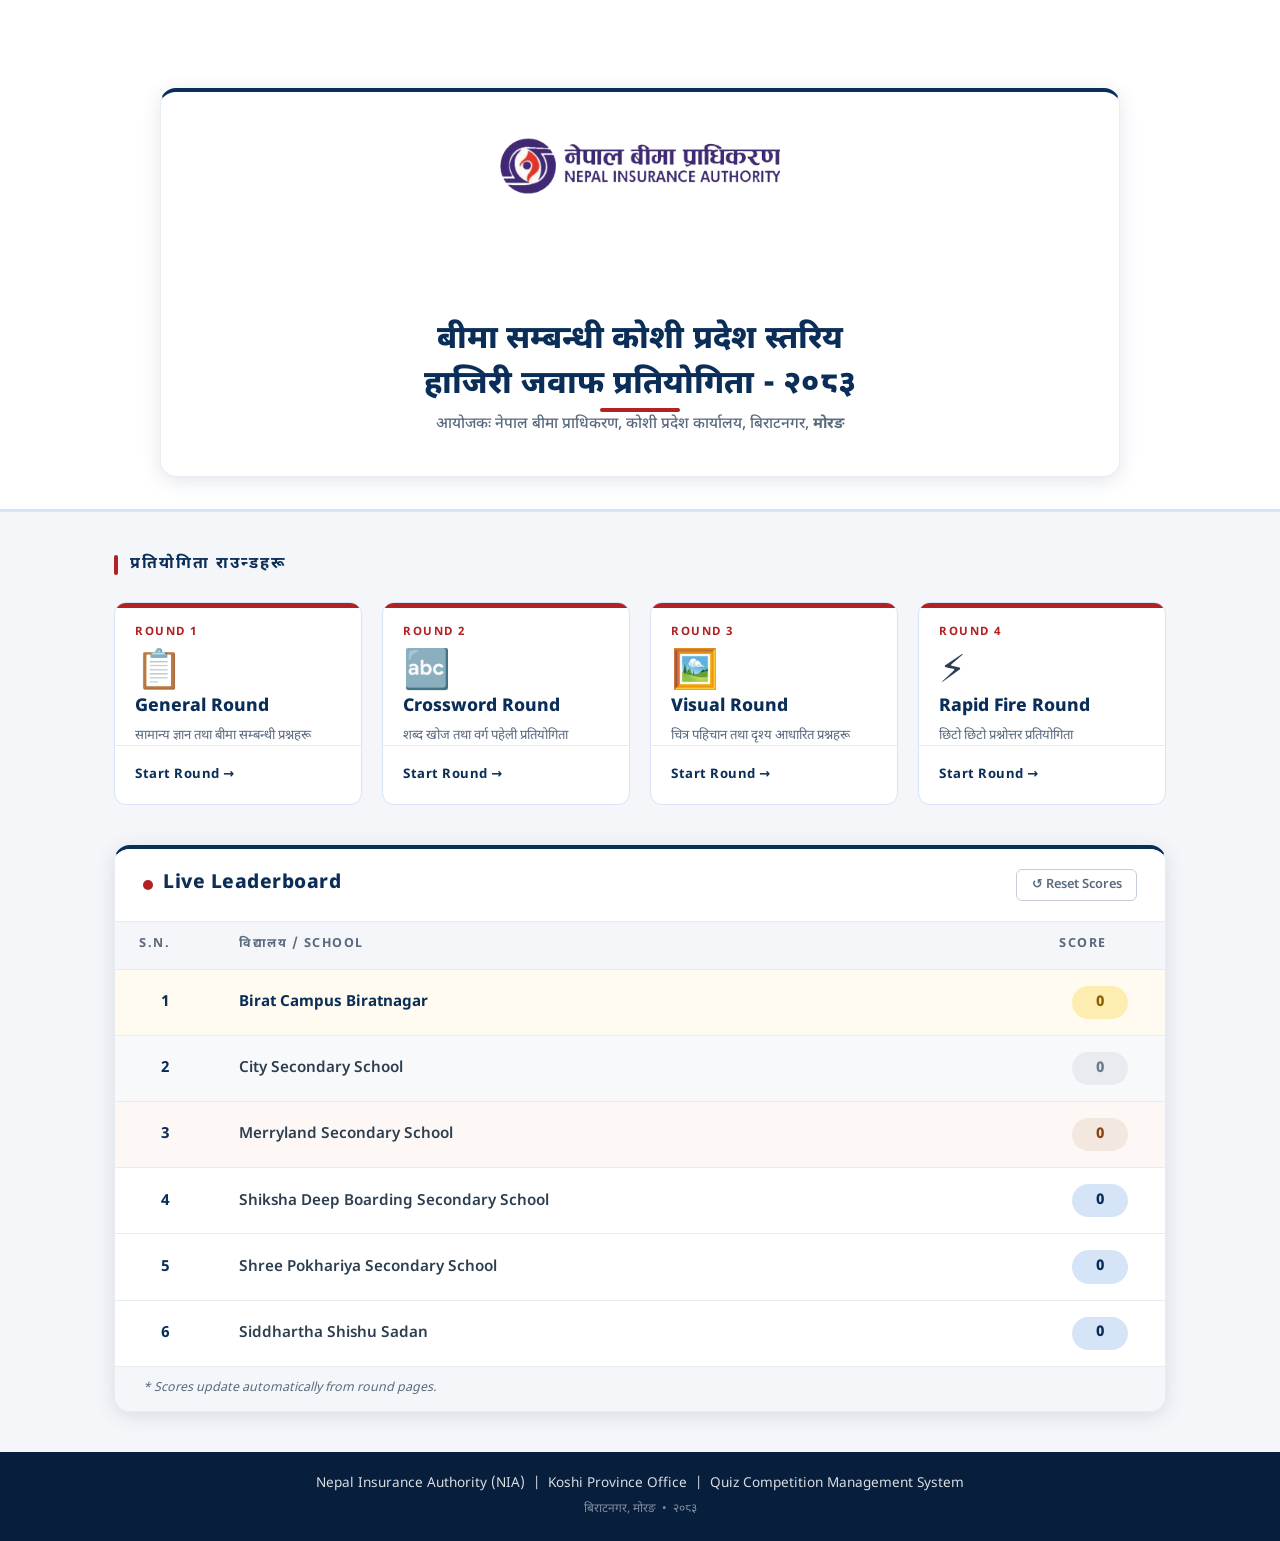
<file: index.html>
<!DOCTYPE html>
<html lang="ne">
<head>
  <meta charset="UTF-8" />
  <meta name="viewport" content="width=device-width, initial-scale=1.0" />
  <title>बीमा सम्बन्धी कोशी प्रदेश स्तरिय हाजिरी जवाफ प्रतियोगिता - २०८३</title>
  <link rel="icon" type="image/png" href="./nia.png" />
  <link rel="preconnect" href="https://fonts.googleapis.com">
  <link rel="preconnect" href="https://fonts.gstatic.com" crossorigin>
  <link href="https://fonts.googleapis.com/css2?family=Noto+Sans+Devanagari:wght@400;600;700;900&display=swap" rel="stylesheet">
  <link rel="stylesheet" href="css/dashboard.css" />
</head>
<body>

  <!-- ═══════════════════════════════════════════
       HEADER / HERO BANNER
  ═══════════════════════════════════════════ -->
  <header class="hero-banner">
    <div class="hero-inner">
      <div class="hero-logo-wrap">
        <img
          src="./nia.png"
          alt="Nepal Insurance Authority Logo"
          class="hero-logo"
          onerror="this.style.display='none'; document.getElementById('logo-fallback').style.display='flex';"
        />
        <div id="logo-fallback" class="logo-fallback" style="display:none;">
          <span>NIA</span>
        </div>
      </div>

      <div class="hero-text">
       
        <h1 class="hero-title">बीमा सम्बन्धी कोशी प्रदेश स्तरिय<br />हाजिरी जवाफ प्रतियोगिता - २०८३</h1>
        <div class="hero-divider"></div>
        <p class="hero-organizer">
          आयोजकः नेपाल बीमा प्राधिकरण, कोशी प्रदेश कार्यालय, बिराटनगर, <b>मोरङ</b>
        </p>
      </div>
    </div>
  </header>

  <main class="main-content">

    <!-- ═══════════════════════════════════════════
         ROUND NAVIGATION
    ═══════════════════════════════════════════ -->
    <section class="section rounds-section">
      <h2 class="section-title">
        <span class="section-title-bar"></span>
        प्रतियोगिता राउन्डहरू
      </h2>

      <div class="rounds-grid">

        <a href="pages/round1.html" class="round-card" aria-label="Round 1 – General Round">
          <div class="round-card-accent"></div>
          <div class="round-number">Round 1</div>
          <div class="round-icon">📋</div>
          <h3 class="round-name">General Round</h3>
          <p class="round-desc">सामान्य ज्ञान तथा बीमा सम्बन्धी प्रश्नहरू</p>
          <div class="round-footer">
            <span class="round-link">Start Round →</span>
          </div>
        </a>

        <a href="pages/crossword.html" class="round-card" aria-label="Round 2 – Crossword Round">
          <div class="round-card-accent"></div>
          <div class="round-number">Round 2</div>
          <div class="round-icon">🔤</div>
          <h3 class="round-name">Crossword Round</h3>
          <p class="round-desc">शब्द खोज तथा वर्ग पहेली प्रतियोगिता</p>
          <div class="round-footer">
            <span class="round-link">Start Round →</span>
          </div>
        </a>

        <a href="pages/visual.html" class="round-card" aria-label="Round 3 – Visual Round">
          <div class="round-card-accent"></div>
          <div class="round-number">Round 3</div>
          <div class="round-icon">🖼️</div>
          <h3 class="round-name">Visual Round</h3>
          <p class="round-desc">चित्र पहिचान तथा दृश्य आधारित प्रश्नहरू</p>
          <div class="round-footer">
            <span class="round-link">Start Round →</span>
          </div>
        </a>

        <a href="pages/rapidfire.html" class="round-card" aria-label="Round 4 – Rapid Fire Round">
          <div class="round-card-accent"></div>
          <div class="round-number">Round 4</div>
          <div class="round-icon">⚡</div>
          <h3 class="round-name">Rapid Fire Round</h3>
          <p class="round-desc">छिटो छिटो प्रश्नोत्तर प्रतियोगिता</p>
          <div class="round-footer">
            <span class="round-link">Start Round →</span>
          </div>
        </a>

      </div>
    </section>

    <!-- ═══════════════════════════════════════════
         LIVE LEADERBOARD
    ═══════════════════════════════════════════ -->
    <section class="section leaderboard-section">
      <div class="leaderboard-card">

        <div class="leaderboard-header">
          <div class="leaderboard-title-wrap">
            <span class="live-dot" title="Live"></span>
            <h2 class="leaderboard-title">Live Leaderboard</h2>
          </div>
          <button class="btn-reset" id="resetBtn" title="Reset all scores">
            ↺ Reset Scores
          </button>
        </div>

        <div class="table-wrap">
          <table class="leaderboard-table" id="leaderboardTable">
            <thead>
              <tr>
                <th class="col-rank">S.N.</th>
                <th class="col-school">विद्यालय / School</th>
                <th class="col-score">Score</th>
              </tr>
            </thead>
            <tbody id="leaderboardBody">
              <!-- Populated by JS -->
            </tbody>
          </table>
        </div>

        <p class="leaderboard-note">
          * Scores update automatically from round pages.
        </p>
      </div>
    </section>

  </main>

  <!-- ═══════════════════════════════════════════
       FOOTER
  ═══════════════════════════════════════════ -->
  <footer class="site-footer">
    <p>Nepal Insurance Authority (NIA) &nbsp;|&nbsp; Koshi Province Office &nbsp;|&nbsp; Quiz Competition Management System</p>
    <p class="footer-sub">बिराटनगर, मोरङ &nbsp;•&nbsp; २०८३</p>
  </footer>

  <script src="js/dashboard.js"></script>
</body>
</html>
</file>
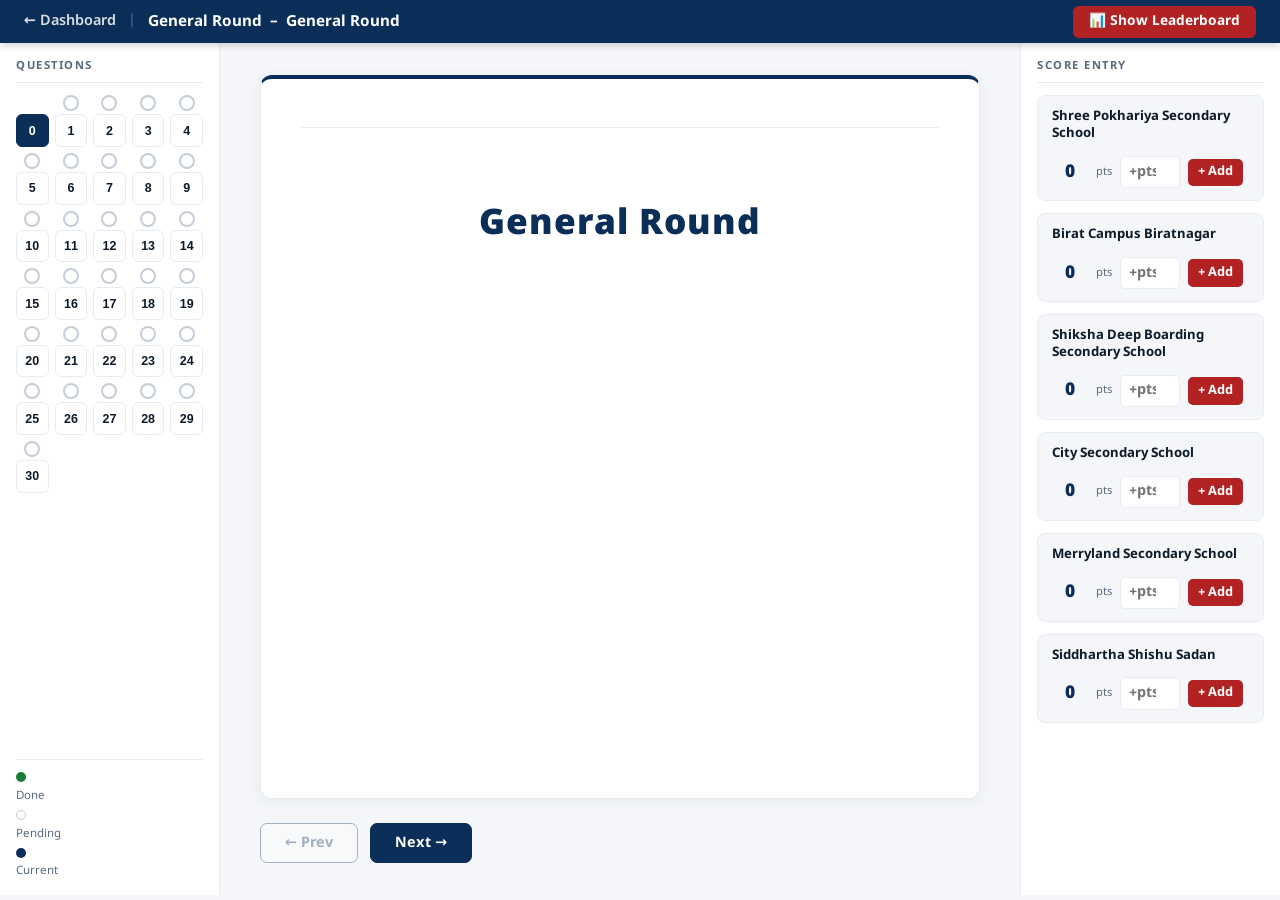
<file: pages/general.html>
<!DOCTYPE html>
<html lang="ne">
<head>
  <meta charset="UTF-8" />
  <meta name="viewport" content="width=device-width, initial-scale=1.0" />
  <title>General Round – NIA Quiz</title>
  <link rel="icon" type="image/png" href="../nia.png" />
  <link rel="preconnect" href="https://fonts.googleapis.com">
  <link rel="preconnect" href="https://fonts.gstatic.com" crossorigin>
  <link href="https://fonts.googleapis.com/css2?family=Noto+Sans+Devanagari:wght@400;600;700;900&display=swap" rel="stylesheet">
  <link rel="stylesheet" href="../css/general-round.css" />
</head>
<body>

  <!-- TOP BAR -->
  <header class="topbar">
    <div class="topbar-left">
      <a href="../index.html" class="back-btn">← Dashboard</a>
      <span class="topbar-divider">|</span>
      <span class="topbar-title">General Round &nbsp;–&nbsp; <span id="qLabel">Q1 / 30</span></span>
    </div>
    <div class="topbar-right">
      <a href="scoreboard.html" class="btn-scoreboard" target="_blank">📊 Show Leaderboard</a>
    </div>
  </header>

  <div class="page-body">

    <!-- ════════════════════════════════
         LEFT: QUESTION NAVIGATOR
    ════════════════════════════════ -->
    <aside class="nav-panel">
      <div class="nav-panel-title">Questions</div>
      <div class="q-grid" id="qGrid">
        <!-- 30 buttons injected by JS -->
      </div>
      <div class="nav-legend">
        <span class="legend-dot done"></span> Done
        <span class="legend-dot pending"></span> Pending
        <span class="legend-dot active"></span> Current
      </div>
    </aside>

    <!-- ════════════════════════════════
         CENTER: QUESTION DISPLAY
    ════════════════════════════════ -->
    <main class="question-panel">
      <div class="question-card">
        <div class="question-meta">
          <span class="q-number" id="qNumber">Question 1</span>
        </div>
        <div class="question-text" id="questionText"></div>

        <!-- Answer — hidden until button clicked -->
        <div class="answer-box" id="answerBox" style="display:none;">
          <span class="answer-label">उत्तर / Answer</span>
          <div class="answer-text" id="answerText"></div>
        </div>

        <button class="btn-show-answer" id="showAnsBtn" type="button">👁 Show Answer</button>
      </div>

      <div class="question-nav-btns">
        <button class="btn-nav" id="prevBtn">← Prev</button>
        <button class="btn-nav btn-nav-next" id="nextBtn">Next →</button>
      </div>
    </main>

    <!-- ════════════════════════════════
         RIGHT: SCORE ENTRY
    ════════════════════════════════ -->
    <aside class="score-panel">
      <div class="score-panel-title">Score Entry</div>
      <div class="schools-list" id="schoolsList">
        <!-- Injected by JS -->
      </div>
    </aside>

  </div>

  <script src="../js/generalRound.js"></script>
</body>
</html>
</file>
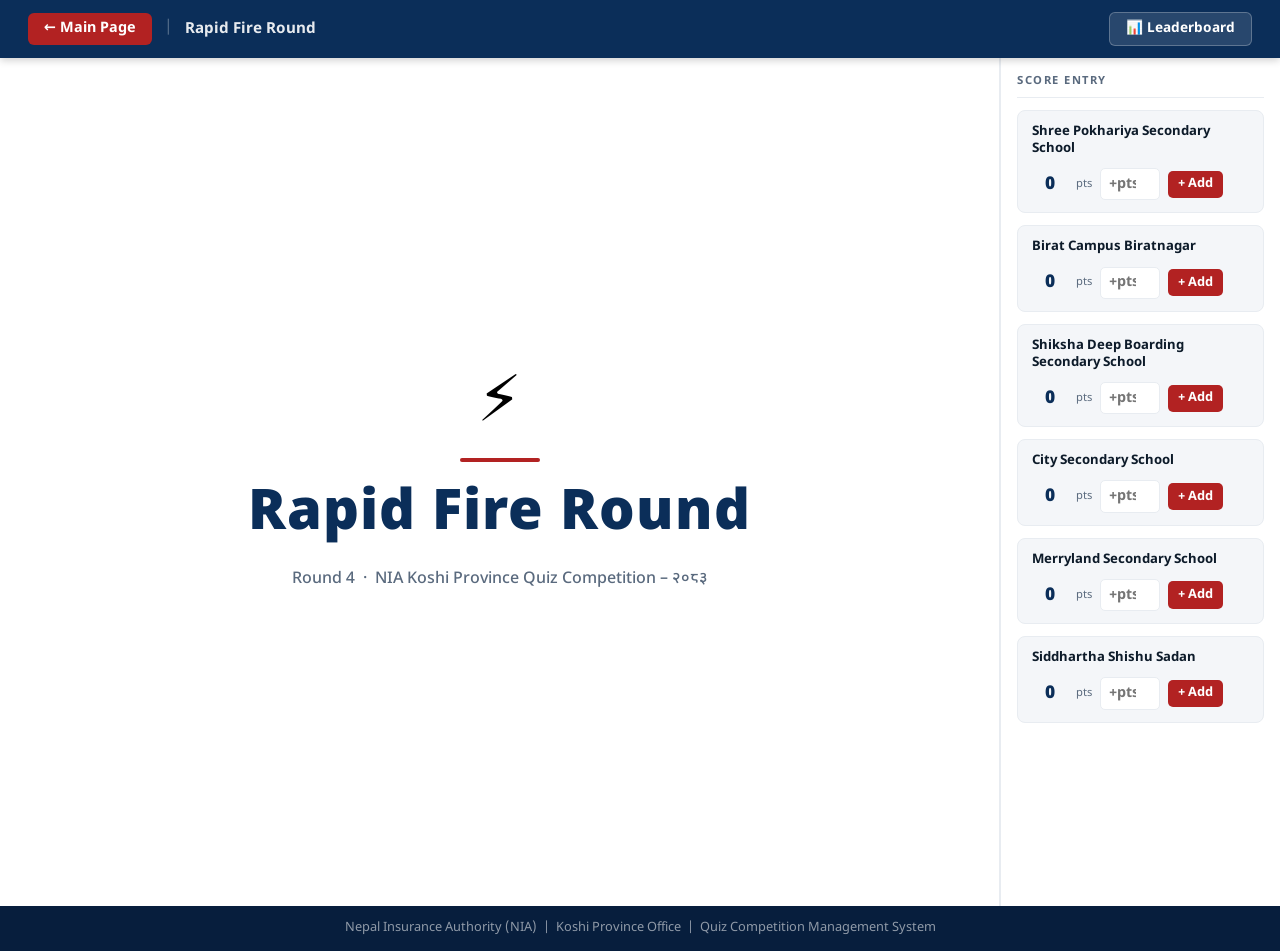
<file: pages/rapidfire.html>
<!DOCTYPE html>
<html lang="ne">
<head>
  <meta charset="UTF-8" />
  <meta name="viewport" content="width=device-width, initial-scale=1.0" />
  <title>Rapid Fire Round – NIA Quiz</title>
  <link rel="icon" type="image/png" href="../nia.png" />
  <link rel="preconnect" href="https://fonts.googleapis.com">
  <link rel="preconnect" href="https://fonts.gstatic.com" crossorigin>
  <link href="https://fonts.googleapis.com/css2?family=Noto+Sans+Devanagari:wght@400;600;700;900&display=swap" rel="stylesheet">
  <style>
    :root {
      --navy:       #0B2E59;
      --navy-dark:  #071e3d;
      --navy-light: #d6e4f7;
      --crimson:    #B22222;
      --white:      #ffffff;
      --gray-bg:    #f4f6f9;
      --gray-light: #e8ecf1;
      --gray-mid:   #c5cdd8;
      --gray-text:  #5a6a7e;
      --text-dark:  #0d1b2a;
      --success:    #1a7a3c;
      --success-bg: #d4edda;
      --font:       'Noto Sans Devanagari', 'Segoe UI', 'Arial Unicode MS', system-ui, sans-serif;
    }

    *, *::before, *::after { box-sizing: border-box; margin: 0; padding: 0; }

    body {
      font-family: var(--font);
      background: var(--gray-bg);
      min-height: 100vh;
      display: flex;
      flex-direction: column;
    }

    /* ── TOPBAR ── */
    .topbar {
      background: var(--navy);
      color: var(--white);
      padding: 0.75rem 1.75rem;
      display: flex;
      align-items: center;
      justify-content: space-between;
      box-shadow: 0 2px 8px rgba(0,0,0,0.2);
      position: sticky;
      top: 0;
      z-index: 10;
    }

    .topbar-left {
      display: flex;
      align-items: center;
      gap: 0.75rem;
    }

    .back-btn {
      color: var(--white);
      text-decoration: none;
      font-weight: 700;
      font-size: 0.9rem;
      background: var(--crimson);
      padding: 0.4rem 1rem;
      border-radius: 6px;
      transition: background 0.2s;
    }
    .back-btn:hover { background: #8b1a1a; }

    .topbar-divider { opacity: 0.3; }

    .topbar-title {
      font-weight: 700;
      font-size: 0.95rem;
      opacity: 0.9;
    }

    .btn-scoreboard {
      background: rgba(255,255,255,0.12);
      border: 1.5px solid rgba(255,255,255,0.25);
      color: var(--white);
      padding: 0.4rem 1rem;
      border-radius: 6px;
      font-size: 0.85rem;
      font-weight: 700;
      text-decoration: none;
      transition: background 0.2s;
    }
    .btn-scoreboard:hover { background: rgba(255,255,255,0.22); }

    /* ── PAGE LAYOUT ── */
    .page-body {
      display: grid;
      grid-template-columns: 1fr 280px;
      gap: 0;
      flex: 1;
      min-height: calc(100vh - 52px);
    }

    @media (max-width: 768px) {
      .page-body {
        grid-template-columns: 1fr;
      }
    }

    /* ── CENTER: TITLE AREA ── */
    .center-panel {
      display: flex;
      align-items: center;
      justify-content: center;
      padding: 3rem 2rem;
      background: var(--white);
      border-right: 1px solid var(--gray-light);
    }

    .round-title-card {
      text-align: center;
      display: flex;
      flex-direction: column;
      align-items: center;
      gap: 1.25rem;
    }

    .round-icon {
      font-size: 4rem;
      line-height: 1;
    }

    .round-title-text {
      font-size: clamp(2rem, 5vw, 3.5rem);
      font-weight: 900;
      color: var(--navy);
      letter-spacing: 1px;
      line-height: 1.2;
    }

    .round-subtitle {
      font-size: 1rem;
      color: var(--gray-text);
      font-weight: 500;
    }

    .round-divider {
      width: 80px;
      height: 4px;
      background: var(--crimson);
      border-radius: 2px;
    }

    /* ── RIGHT: SCORE PANEL ── */
    .score-panel {
      background: var(--white);
      border-left: 1px solid var(--gray-light);
      overflow-y: auto;
      padding: 1rem 1rem 1.5rem;
      display: flex;
      flex-direction: column;
      gap: 0.75rem;
    }

    .score-panel-title {
      font-size: 0.7rem;
      font-weight: 700;
      text-transform: uppercase;
      letter-spacing: 1.5px;
      color: var(--gray-text);
      padding-bottom: 0.5rem;
      border-bottom: 1px solid var(--gray-light);
    }

    .schools-list {
      display: flex;
      flex-direction: column;
      gap: 0.75rem;
      flex: 1;
    }

    .school-row {
      background: var(--gray-bg);
      border: 1px solid var(--gray-light);
      border-radius: 8px;
      padding: 0.75rem 0.85rem;
      display: flex;
      flex-direction: column;
      gap: 0.5rem;
    }

    .school-name-row {
      display: flex;
      align-items: center;
      margin-bottom: 0.2rem;
    }

    .school-name-label {
      font-size: 0.82rem;
      font-weight: 700;
      color: var(--text-dark);
      line-height: 1.3;
    }

    .school-score-row {
      display: flex;
      align-items: center;
      gap: 0.5rem;
    }

    .school-total {
      font-size: 1.1rem;
      font-weight: 900;
      color: var(--navy);
      min-width: 36px;
      text-align: center;
    }

    .score-label {
      font-size: 0.7rem;
      color: var(--gray-text);
      white-space: nowrap;
    }

    .score-add-input {
      width: 60px;
      border: 1.5px solid var(--gray-light);
      border-radius: 5px;
      padding: 0.35rem 0.5rem;
      font-size: 0.9rem;
      font-weight: 700;
      font-family: var(--font);
      text-align: center;
      background: var(--white);
      color: var(--text-dark);
      transition: border-color 0.2s;
    }
    .score-add-input:focus {
      outline: none;
      border-color: var(--crimson);
    }

    .btn-add-score {
      padding: 0.35rem 0.65rem;
      background: var(--crimson);
      color: var(--white);
      border: none;
      border-radius: 5px;
      font-size: 0.8rem;
      font-weight: 700;
      cursor: pointer;
      font-family: var(--font);
      transition: background 0.2s;
      white-space: nowrap;
    }
    .btn-add-score:hover { background: #8b1a1a; }

    .flash-green { animation: flashGreen 0.5s ease; }

    @keyframes flashGreen {
      0%   { background: var(--success-bg); }
      100% { background: var(--gray-bg); }
    }

    /* ── FOOTER ── */
    .site-footer {
      background: var(--navy-dark);
      color: rgba(255,255,255,0.55);
      text-align: center;
      padding: 0.9rem 1.5rem;
      font-size: 0.8rem;
    }
  </style>
</head>
<body>

  <!-- TOPBAR -->
  <header class="topbar">
    <div class="topbar-left">
      <a href="../index.html" class="back-btn">← Main Page</a>
      <span class="topbar-divider">|</span>
      <span class="topbar-title">Rapid Fire Round</span>
    </div>
    <a href="scoreboard.html" class="btn-scoreboard" target="_blank">📊 Leaderboard</a>
  </header>

  <div class="page-body">

    <!-- CENTER: ROUND TITLE -->
    <main class="center-panel">
      <div class="round-title-card">
        <div class="round-icon">⚡</div>
        <div class="round-divider"></div>
        <div class="round-title-text">Rapid Fire Round</div>
        <p class="round-subtitle">Round 4 &nbsp;·&nbsp; NIA Koshi Province Quiz Competition – २०८३</p>
      </div>
    </main>

    <!-- RIGHT: SCORE ENTRY -->
    <aside class="score-panel">
      <div class="score-panel-title">Score Entry</div>
      <div class="schools-list" id="schoolsList">
        <!-- Injected by JS -->
      </div>
    </aside>

  </div>

  <footer class="site-footer">
    Nepal Insurance Authority (NIA) &nbsp;|&nbsp; Koshi Province Office &nbsp;|&nbsp; Quiz Competition Management System
  </footer>

  <script>
    (function () {
      'use strict';

      /* Fixed school registry — same IDs as all other rounds */
      var SCHOOLS = [
        { id: 1, name: 'Shree Pokhariya Secondary School' },
        { id: 2, name: 'Birat Campus Biratnagar' },
        { id: 3, name: 'Shiksha Deep Boarding Secondary School' },
        { id: 4, name: 'City Secondary School' },
        { id: 5, name: 'Merryland Secondary School' },
        { id: 6, name: 'Siddhartha Shishu Sadan' }
      ];

      var TEAMS_KEY = 'quizTeams'; // shared key — same as all rounds
      var teams = [];

      /* ── LOAD ── */
      function loadTeams() {
        try {
          var raw = localStorage.getItem(TEAMS_KEY);
          if (raw) teams = JSON.parse(raw);
        } catch (_) {}

        SCHOOLS.forEach(function (school) {
          var exists = teams.find(function (t) { return t.id === school.id; });
          if (!exists) teams.push({ id: school.id, name: school.name, score: 0 });
        });

        saveTeams();
      }

      function saveTeams() {
        localStorage.setItem(TEAMS_KEY, JSON.stringify(teams));
      }

      function getTeamById(id) {
        return teams.find(function (t) { return t.id === id; });
      }

      /* ── BUILD SCORE PANEL ── */
      function buildSchoolsPanel() {
        var schoolsList = document.getElementById('schoolsList');
        schoolsList.innerHTML = '';

        SCHOOLS.forEach(function (school) {
          var team = getTeamById(school.id);

          var row = document.createElement('div');
          row.className = 'school-row';
          row.id        = 'school-row-' + school.id;
          row.setAttribute('data-school-id', school.id);

          var nameRow = document.createElement('div');
          nameRow.className = 'school-name-row';
          var nameLabel = document.createElement('span');
          nameLabel.className   = 'school-name-label';
          nameLabel.textContent = school.name;
          nameRow.appendChild(nameLabel);

          var scoreRow = document.createElement('div');
          scoreRow.className = 'school-score-row';

          var totalSpan = document.createElement('span');
          totalSpan.className   = 'school-total';
          totalSpan.id          = 'total-' + school.id;
          totalSpan.textContent = team ? team.score : 0;

          var ptsLabel = document.createElement('span');
          ptsLabel.className   = 'score-label';
          ptsLabel.textContent = 'pts';

          var addInput = document.createElement('input');
          addInput.type        = 'number';
          addInput.className   = 'score-add-input';
          addInput.placeholder = '+pts';
          addInput.min         = '0';

          var addBtn = document.createElement('button');
          addBtn.type        = 'button';
          addBtn.className   = 'btn-add-score';
          addBtn.textContent = '+ Add';

          (function (sid, inp) {
            addBtn.addEventListener('click', function () { addScore(sid, inp); });
            inp.addEventListener('keydown', function (e) {
              if (e.key === 'Enter') addScore(sid, inp);
            });
          })(school.id, addInput);

          scoreRow.appendChild(totalSpan);
          scoreRow.appendChild(ptsLabel);
          scoreRow.appendChild(addInput);
          scoreRow.appendChild(addBtn);

          row.appendChild(nameRow);
          row.appendChild(scoreRow);
          schoolsList.appendChild(row);
        });
      }

      /* ── ADD SCORE ── */
      function addScore(schoolId, inputEl) {
        var val = parseInt(inputEl.value, 10);
        if (isNaN(val) || val < 0) { inputEl.value = ''; return; }

        var team = getTeamById(schoolId);
        if (!team) return;

        team.score += val;
        saveTeams();

        var totalSpan = document.getElementById('total-' + schoolId);
        if (totalSpan) totalSpan.textContent = team.score;

        var row = document.getElementById('school-row-' + schoolId);
        if (row) {
          row.classList.remove('flash-green');
          void row.offsetWidth;
          row.classList.add('flash-green');
        }

        inputEl.value = '';
        inputEl.focus();
      }

      /* ── INIT ── */
      function init() {
        loadTeams();
        buildSchoolsPanel();
      }

      if (document.readyState === 'loading') {
        document.addEventListener('DOMContentLoaded', init);
      } else {
        init();
      }

    })();
  </script>

</body>
</html>
</file>
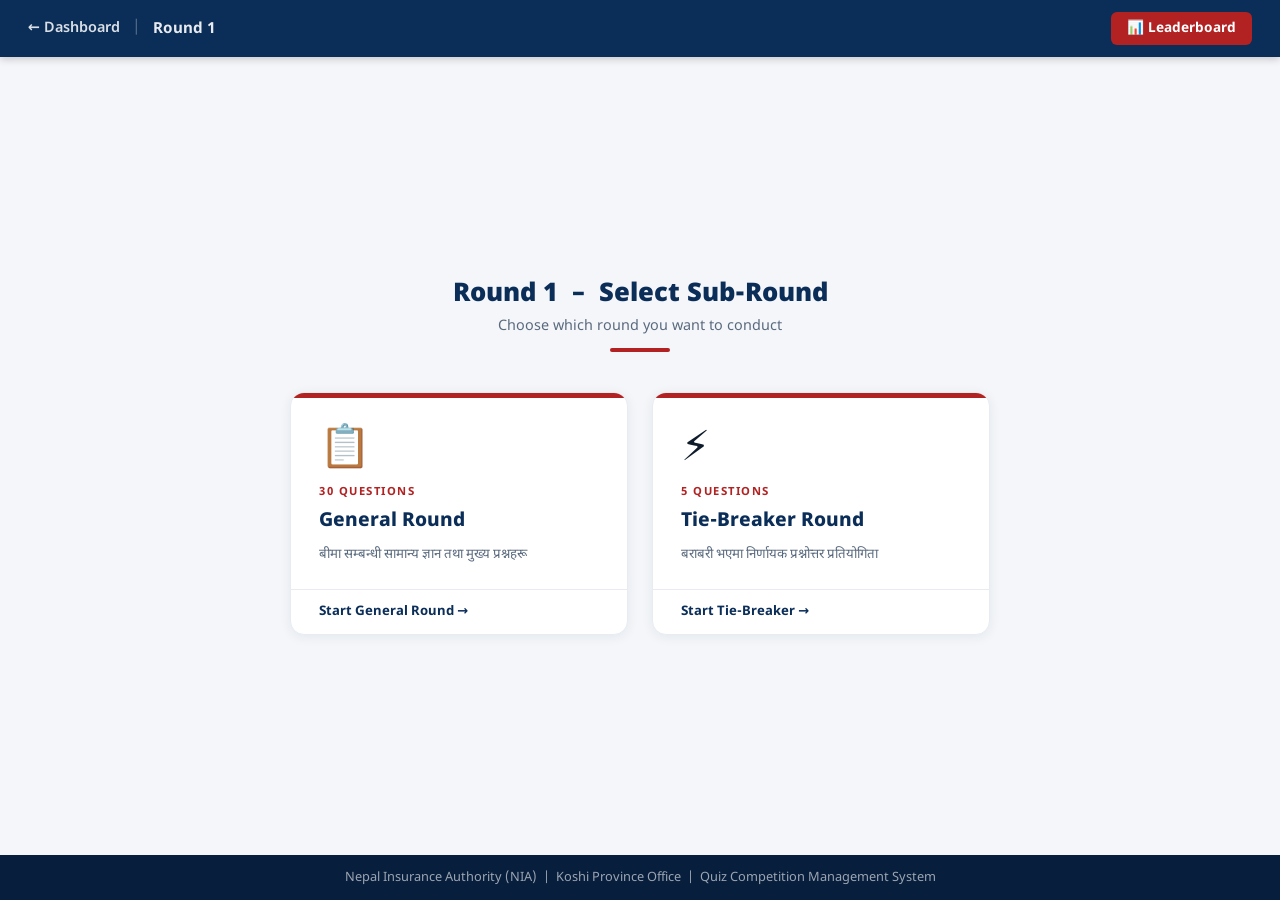
<file: pages/round1.html>
<!DOCTYPE html>
<html lang="ne">
<head>
  <meta charset="UTF-8" />
  <meta name="viewport" content="width=device-width, initial-scale=1.0" />
  <title>Round 1 – NIA Quiz</title>
  <link rel="icon" type="image/png" href="../nia.png" />
  <link rel="preconnect" href="https://fonts.googleapis.com">
  <link rel="preconnect" href="https://fonts.gstatic.com" crossorigin>
  <link href="https://fonts.googleapis.com/css2?family=Noto+Sans+Devanagari:wght@400;600;700;900&display=swap" rel="stylesheet">
  <style>
    :root {
      --navy:       #0B2E59;
      --navy-dark:  #071e3d;
      --navy-light: #d6e4f7;
      --crimson:    #B22222;
      --white:      #ffffff;
      --gray-bg:    #f4f6f9;
      --gray-light: #e8ecf1;
      --gray-text:  #5a6a7e;
      --text-dark:  #0d1b2a;
      --font:       'Noto Sans Devanagari', 'Segoe UI', 'Arial Unicode MS', system-ui, sans-serif;
    }

    *, *::before, *::after { box-sizing: border-box; margin: 0; padding: 0; }

    body {
      font-family: var(--font);
      background: var(--gray-bg);
      color: var(--text-dark);
      min-height: 100vh;
      display: flex;
      flex-direction: column;
    }

    /* ── TOP BAR ── */
    .topbar {
      background: var(--navy);
      color: var(--white);
      padding: 0.75rem 1.75rem;
      display: flex;
      align-items: center;
      justify-content: space-between;
      box-shadow: 0 2px 8px rgba(0,0,0,0.2);
    }

    .topbar-left { display: flex; align-items: center; gap: 0.75rem; }

    .back-btn {
      color: var(--white);
      text-decoration: none;
      font-weight: 600;
      font-size: 0.9rem;
      opacity: 0.85;
      transition: opacity 0.2s;
    }
    .back-btn:hover { opacity: 1; }

    .topbar-title {
      font-weight: 700;
      font-size: 0.95rem;
      opacity: 0.9;
    }

    .topbar-divider { opacity: 0.3; }

    .btn-scoreboard {
      background: var(--crimson);
      color: var(--white);
      padding: 0.45rem 1rem;
      border-radius: 6px;
      font-size: 0.85rem;
      font-weight: 700;
      text-decoration: none;
      transition: background 0.2s;
    }
    .btn-scoreboard:hover { background: #8b1a1a; }

    /* ── MAIN ── */
    .page-main {
      flex: 1;
      display: flex;
      flex-direction: column;
      align-items: center;
      justify-content: center;
      padding: 3rem 1.5rem;
    }

    /* ── SECTION HEADER ── */
    .section-header {
      text-align: center;
      margin-bottom: 2.5rem;
    }

    .section-header h1 {
      font-size: 1.6rem;
      font-weight: 900;
      color: var(--navy);
      margin-bottom: 0.4rem;
    }

    .section-header p {
      font-size: 0.9rem;
      color: var(--gray-text);
    }

    .section-divider {
      width: 60px;
      height: 4px;
      background: var(--crimson);
      border-radius: 2px;
      margin: 0.75rem auto 0;
    }

    /* ── CARDS ── */
    .cards-row {
      display: grid;
      grid-template-columns: 1fr 1fr;
      gap: 1.5rem;
      width: 100%;
      max-width: 700px;
    }

    @media (max-width: 560px) {
      .cards-row { grid-template-columns: 1fr; max-width: 340px; }
    }

    .round-card {
      background: var(--white);
      border: 1.5px solid var(--gray-light);
      border-radius: 14px;
      overflow: hidden;
      text-decoration: none;
      color: var(--text-dark);
      display: flex;
      flex-direction: column;
      transition: transform 0.2s, box-shadow 0.2s, border-color 0.2s;
      box-shadow: 0 2px 12px rgba(11,46,89,0.07);
    }

    .round-card:hover {
      transform: translateY(-5px);
      box-shadow: 0 10px 36px rgba(11,46,89,0.15);
      border-color: var(--navy);
    }

    /* Red top accent */
    .card-accent {
      height: 5px;
      background: var(--crimson);
      width: 100%;
    }

    .card-body {
      padding: 2rem 1.75rem 1.5rem;
      display: flex;
      flex-direction: column;
      gap: 0.6rem;
      flex: 1;
    }

    .card-icon {
      font-size: 2.6rem;
      line-height: 1;
      margin-bottom: 0.25rem;
    }

    .card-label {
      font-size: 0.7rem;
      font-weight: 700;
      text-transform: uppercase;
      letter-spacing: 1.5px;
      color: var(--crimson);
    }

    .card-title {
      font-size: 1.2rem;
      font-weight: 800;
      color: var(--navy);
      line-height: 1.3;
    }

    .card-desc {
      font-size: 0.83rem;
      color: var(--gray-text);
      line-height: 1.5;
    }

    .card-footer {
      padding: 0.85rem 1.75rem;
      border-top: 1px solid var(--gray-light);
      font-size: 0.82rem;
      font-weight: 700;
      color: var(--navy);
      transition: color 0.2s;
    }

    .round-card:hover .card-footer { color: var(--crimson); }

    /* ── FOOTER ── */
    .site-footer {
      background: var(--navy-dark);
      color: rgba(255,255,255,0.6);
      text-align: center;
      padding: 0.9rem 1.5rem;
      font-size: 0.8rem;
    }
  </style>
</head>
<body>

  <header class="topbar">
    <div class="topbar-left">
      <a href="../index.html" class="back-btn">← Dashboard</a>
      <span class="topbar-divider">|</span>
      <span class="topbar-title">Round 1</span>
    </div>
    <a href="scoreboard.html" class="btn-scoreboard" target="_blank">📊 Leaderboard</a>
  </header>

  <main class="page-main">

    <div class="section-header">
      <h1>Round 1 &nbsp;–&nbsp; Select Sub-Round</h1>
      <p>Choose which round you want to conduct</p>
      <div class="section-divider"></div>
    </div>

    <div class="cards-row">

      <!-- General Round -->
      <a href="general.html" class="round-card">
        <div class="card-accent"></div>
        <div class="card-body">
          <div class="card-icon">📋</div>
          <span class="card-label">30 Questions</span>
          <h2 class="card-title">General Round</h2>
          <p class="card-desc">बीमा सम्बन्धी सामान्य ज्ञान तथा मुख्य प्रश्नहरू</p>
        </div>
        <div class="card-footer">Start General Round →</div>
      </a>

      <!-- Tie-Breaker Round -->
      <a href="tiebreaker.html" class="round-card">
        <div class="card-accent"></div>
        <div class="card-body">
          <div class="card-icon">⚡</div>
          <span class="card-label">5 Questions</span>
          <h2 class="card-title">Tie-Breaker Round</h2>
          <p class="card-desc">बराबरी भएमा निर्णायक प्रश्नोत्तर प्रतियोगिता</p>
        </div>
        <div class="card-footer">Start Tie-Breaker →</div>
      </a>

    </div>

  </main>

  <footer class="site-footer">
    Nepal Insurance Authority (NIA) &nbsp;|&nbsp; Koshi Province Office &nbsp;|&nbsp; Quiz Competition Management System
  </footer>

</body>
</html>
</file>
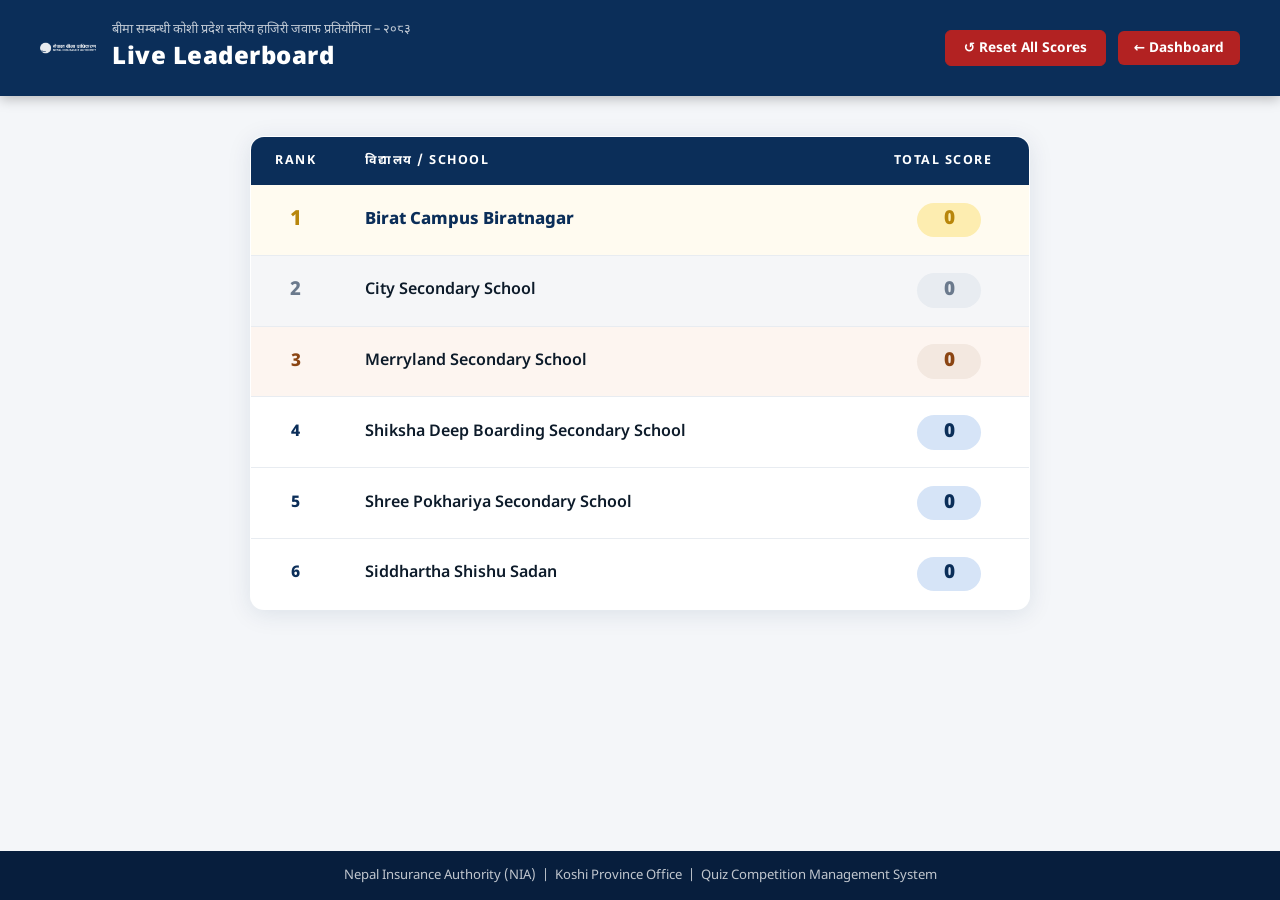
<file: pages/scoreboard.html>
<!DOCTYPE html>
<html lang="ne">
<head>
  <meta charset="UTF-8" />
  <meta name="viewport" content="width=device-width, initial-scale=1.0" />
  <title>Leaderboard – NIA Quiz</title>
  <link rel="icon" type="image/png" href="../nia.png" />
  <link rel="preconnect" href="https://fonts.googleapis.com">
  <link rel="preconnect" href="https://fonts.gstatic.com" crossorigin>
  <link href="https://fonts.googleapis.com/css2?family=Noto+Sans+Devanagari:wght@400;600;700;900&display=swap" rel="stylesheet">
  <link rel="stylesheet" href="../css/scoreboard.css" />
</head>
<body>

  <header class="sb-header">
    <div class="sb-header-inner">
      <img src="../nia.png" alt="NIA Logo" class="sb-logo"
        onerror="this.style.display='none'" />
      <div class="sb-header-text">
        <p class="sb-event-label">बीमा सम्बन्धी कोशी प्रदेश स्तरिय हाजिरी जवाफ प्रतियोगिता – २०८३</p>
        <h1 class="sb-title">Live Leaderboard</h1>
      </div>
    </div>
    <div class="sb-header-actions">
      <button class="btn-reset-scores" onclick="resetScores()">↺ Reset All Scores</button>
      <a href="../index.html" class="btn-back-dash">← Dashboard</a>
    </div>
  </header>

  <main class="sb-main">
    <table class="sb-table" id="sbTable">
      <thead>
        <tr>
          <th class="col-rank">Rank</th>
          <th class="col-school">विद्यालय / School</th>
          <th class="col-score">Total Score</th>
        </tr>
      </thead>
      <tbody id="sbBody">
      </tbody>
    </table>
  </main>

  <footer class="sb-footer">
    Nepal Insurance Authority (NIA) &nbsp;|&nbsp; Koshi Province Office &nbsp;|&nbsp; Quiz Competition Management System
  </footer>

  <script src="../js/scoreboard.js"></script>
</body>
</html>
</file>
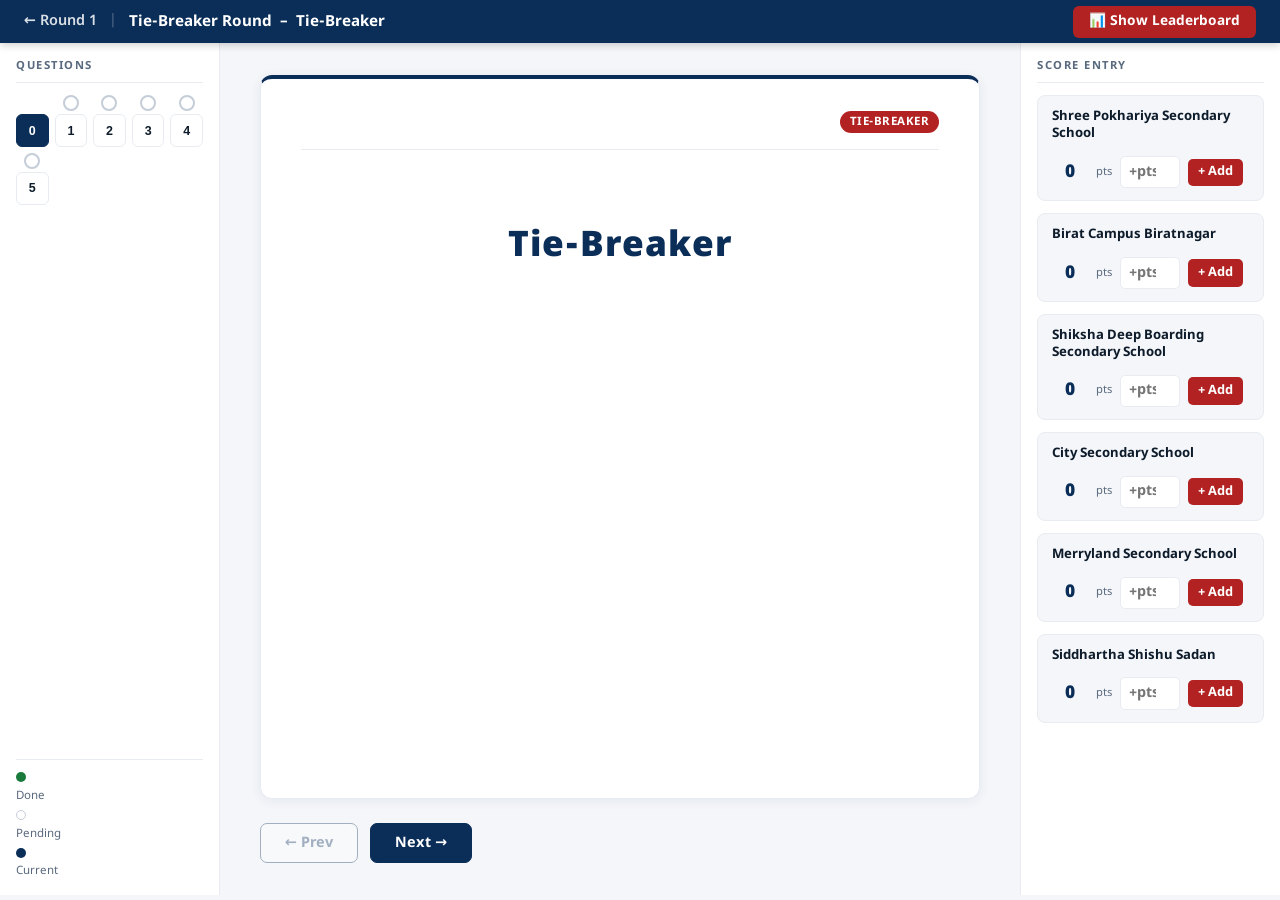
<file: pages/tiebreaker.html>
<!DOCTYPE html>
<html lang="ne">
<head>
  <meta charset="UTF-8" />
  <meta name="viewport" content="width=device-width, initial-scale=1.0" />
  <title>Tie-Breaker Round – NIA Quiz</title>
  <link rel="icon" type="image/png" href="../nia.png" />
  <link rel="preconnect" href="https://fonts.googleapis.com">
  <link rel="preconnect" href="https://fonts.gstatic.com" crossorigin>
  <link href="https://fonts.googleapis.com/css2?family=Noto+Sans+Devanagari:wght@400;600;700;900&display=swap" rel="stylesheet">
  <link rel="stylesheet" href="../css/general-round.css" />
</head>
<body>

  <!-- TOP BAR -->
  <header class="topbar">
    <div class="topbar-left">
      <a href="round1.html" class="back-btn">← Round 1</a>
      <span class="topbar-divider">|</span>
      <span class="topbar-title">Tie-Breaker Round &nbsp;–&nbsp; <span id="qLabel">Q1 / 5</span></span>
    </div>
    <div class="topbar-right">
      <a href="scoreboard.html" class="btn-scoreboard" target="_blank">📊 Show Leaderboard</a>
    </div>
  </header>

  <div class="page-body">

    <!-- LEFT: QUESTION NAVIGATOR -->
    <aside class="nav-panel">
      <div class="nav-panel-title">Questions</div>
      <div class="q-grid" id="qGrid"></div>
      <div class="nav-legend">
        <span class="legend-dot done"></span> Done
        <span class="legend-dot pending"></span> Pending
        <span class="legend-dot active"></span> Current
      </div>
    </aside>

    <!-- CENTER: QUESTION DISPLAY -->
    <main class="question-panel">
      <div class="question-card">
        <div class="question-meta">
          <span class="q-number" id="qNumber">Question 1</span>
          <span class="tb-badge">Tie-Breaker</span>
        </div>
        <div class="question-text" id="questionText"></div>

        <!-- Answer hidden until clicked -->
        <div class="answer-box" id="answerBox" style="display:none;">
          <span class="answer-label">उत्तर / Answer</span>
          <div class="answer-text" id="answerText"></div>
        </div>

        <button class="btn-show-answer" id="showAnsBtn" type="button">👁 Show Answer</button>
      </div>

      <div class="question-nav-btns">
        <button class="btn-nav" id="prevBtn">← Prev</button>
        <button class="btn-nav btn-nav-next" id="nextBtn">Next →</button>
      </div>
    </main>

    <!-- RIGHT: SCORE ENTRY -->
    <aside class="score-panel">
      <div class="score-panel-title">Score Entry</div>
      <div class="schools-list" id="schoolsList"></div>
    </aside>

  </div>

  <script src="../js/tiebreakerRound.js"></script>
</body>
</html>
</file>
<file: css/dashboard.css>
/* ══════════════════════════════════════════════
   DASHBOARD CSS
   Quiz Competition Management System – NIA Koshi
   ══════════════════════════════════════════════ */

/* ── Variables ── */
:root {
  --navy:        #0B2E59;
  --navy-dark:   #071e3d;
  --navy-light:  #d6e4f7;
  --crimson:     #B22222;
  --crimson-light: #f5dcdc;
  --white:       #ffffff;
  --gray-bg:     #f4f6f9;
  --gray-light:  #e8ecf1;
  --gray-mid:    #c5cdd8;
  --gray-text:   #5a6a7e;
  --text-dark:   #0d1b2a;
  --text-body:   #2c3e50;
  --gold:        #c8920a;
  --silver:      #6b7a8d;
  --bronze:      #8b4513;
  --shadow-sm:   0 2px 8px rgba(11, 46, 89, 0.08);
  --shadow-md:   0 4px 20px rgba(11, 46, 89, 0.12);
  --shadow-lg:   0 8px 40px rgba(11, 46, 89, 0.16);
  --radius-sm:   6px;
  --radius-md:   12px;
  --radius-lg:   16px;
  --font:        'Noto Sans Devanagari', 'Segoe UI', 'Arial Unicode MS', system-ui, sans-serif;
  --transition:  0.2s ease;
}

/* ── Reset ── */
*, *::before, *::after {
  box-sizing: border-box;
  margin: 0;
  padding: 0;
}

html {
  font-size: 16px;
  scroll-behavior: smooth;
}

body {
  font-family: var(--font);
  background-color: var(--gray-bg);
  color: var(--text-body);
  line-height: 1.6;
  min-height: 100vh;
  display: flex;
  flex-direction: column;
}

main.main-content {
  flex: 1;
}

a {
  text-decoration: none;
  color: inherit;
}

/* ══════════════════════════════════════════════
   HERO BANNER
   ══════════════════════════════════════════════ */
.hero-banner {
  background-color: var(--white);
  border-bottom: 3px solid var(--navy-light);
  padding: 5.5rem 1.5rem 2rem;
}

.hero-inner {
  max-width: 960px;
  margin: 0 auto;
  display: flex;
  flex-direction: column;
  align-items: center;
  text-align: center;
  gap: 1.25rem;

  background: var(--white);
  border: 1px solid var(--gray-light);
  border-top: 4px solid var(--navy);
  border-radius: var(--radius-lg);
  padding: 1.5rem 3rem 2.5rem;
  box-shadow: var(--shadow-md);
}

/* Logo */
.hero-logo-wrap {
  width: 280px;
  height: 280px;
  display: flex;
  align-items: center;
  justify-content: center;
  margin-top: -90px;
  margin-bottom: -0.5rem;
}

.hero-logo {
  width: 280px;
  height: 280px;
  object-fit: contain;
}

.logo-fallback {
  width: 280px;
  height: 280px;
  background: var(--navy);
  border-radius: 50%;
  display: flex;
  align-items: center;
  justify-content: center;
  color: var(--white);
  font-size: 1.6rem;
  font-weight: 900;
  letter-spacing: 1px;
  box-shadow: var(--shadow-md);
}

/* Text */
.hero-organizer-top {
  font-size: 0.85rem;
  font-weight: 700;
  letter-spacing: 2px;
  text-transform: uppercase;
  color: var(--crimson);
  margin-bottom: -0.5rem;
}

.hero-title {
  font-size: clamp(1.35rem, 3vw, 2rem);
  font-weight: 800;
  color: var(--navy);
  line-height: 1.4;
  letter-spacing: 0.2px;
}

.hero-divider {
  width: 80px;
  height: 4px;
  background: var(--crimson);
  border-radius: 2px;
  margin: 0 auto;
}

.hero-organizer {
  font-size: 0.95rem;
  color: var(--gray-text);
  font-weight: 500;
}

/* ══════════════════════════════════════════════
   SECTIONS SHARED
   ══════════════════════════════════════════════ */
.section {
  max-width: 1100px;
  margin: 0 auto;
  padding: 2.5rem 1.5rem;
  width: 100%;
}

.section-title {
  display: flex;
  align-items: center;
  gap: 0.75rem;
  font-size: 1rem;
  font-weight: 700;
  text-transform: uppercase;
  letter-spacing: 2px;
  color: var(--navy);
  margin-bottom: 1.5rem;
}

.section-title-bar {
  display: inline-block;
  width: 4px;
  height: 20px;
  background: var(--crimson);
  border-radius: 2px;
  flex-shrink: 0;
}

/* ══════════════════════════════════════════════
   ROUNDS GRID
   ══════════════════════════════════════════════ */
.rounds-grid {
  display: grid;
  grid-template-columns: repeat(4, 1fr);
  gap: 1.25rem;
}

@media (max-width: 900px) {
  .rounds-grid { grid-template-columns: repeat(2, 1fr); }
}

@media (max-width: 520px) {
  .rounds-grid { grid-template-columns: 1fr; }
}

/* Round Card */
.round-card {
  background: var(--white);
  border: 1.5px solid var(--navy-light);
  border-radius: var(--radius-md);
  padding: 0;
  display: flex;
  flex-direction: column;
  overflow: hidden;
  transition: transform var(--transition), box-shadow var(--transition), border-color var(--transition);
  cursor: pointer;
  position: relative;
}

.round-card:hover {
  transform: translateY(-4px);
  box-shadow: var(--shadow-lg);
  border-color: var(--navy);
}

/* Red top accent bar */
.round-card-accent {
  height: 5px;
  background: var(--crimson);
  width: 100%;
  flex-shrink: 0;
}

.round-number {
  font-size: 0.72rem;
  font-weight: 700;
  text-transform: uppercase;
  letter-spacing: 1.5px;
  color: var(--crimson);
  padding: 1rem 1.25rem 0;
}

.round-icon {
  font-size: 2.4rem;
  padding: 0.75rem 1.25rem 0.25rem;
  line-height: 1;
}

.round-name {
  font-size: 1.1rem;
  font-weight: 800;
  color: var(--navy);
  padding: 0 1.25rem;
  line-height: 1.3;
}

.round-desc {
  font-size: 0.82rem;
  color: var(--gray-text);
  padding: 0.4rem 1.25rem 0;
  line-height: 1.5;
  flex: 1;
}

.round-footer {
  padding: 1rem 1.25rem;
  margin-top: auto;
  border-top: 1px solid var(--gray-light);
}

.round-link {
  font-size: 0.82rem;
  font-weight: 700;
  color: var(--navy);
  letter-spacing: 0.5px;
  transition: color var(--transition);
}

.round-card:hover .round-link {
  color: var(--crimson);
}

/* ══════════════════════════════════════════════
   LEADERBOARD SECTION
   ══════════════════════════════════════════════ */
.leaderboard-section {
  padding-top: 0;
}

.leaderboard-card {
  background: var(--white);
  border: 1px solid var(--gray-light);
  border-top: 4px solid var(--navy);
  border-radius: var(--radius-lg);
  box-shadow: var(--shadow-md);
  overflow: hidden;
}

/* Header */
.leaderboard-header {
  display: flex;
  align-items: center;
  justify-content: space-between;
  padding: 1.25rem 1.75rem;
  border-bottom: 1px solid var(--gray-light);
  background: var(--white);
  flex-wrap: wrap;
  gap: 0.75rem;
}

.leaderboard-title-wrap {
  display: flex;
  align-items: center;
  gap: 0.65rem;
}

/* Pulsing live dot */
.live-dot {
  width: 10px;
  height: 10px;
  background: var(--crimson);
  border-radius: 50%;
  flex-shrink: 0;
  animation: livePulse 2s ease-in-out infinite;
}

@keyframes livePulse {
  0%, 100% { opacity: 1; transform: scale(1); }
  50%       { opacity: 0.5; transform: scale(0.8); }
}

.leaderboard-title {
  font-size: 1.2rem;
  font-weight: 800;
  color: var(--navy);
  letter-spacing: 0.5px;
}

.btn-reset {
  background: none;
  border: 1.5px solid var(--gray-mid);
  border-radius: var(--radius-sm);
  padding: 0.4rem 0.9rem;
  font-size: 0.8rem;
  font-weight: 600;
  color: var(--gray-text);
  cursor: pointer;
  transition: border-color var(--transition), color var(--transition);
  font-family: var(--font);
}

.btn-reset:hover {
  border-color: var(--crimson);
  color: var(--crimson);
}

/* Table */
.table-wrap {
  overflow-x: auto;
}

.leaderboard-table {
  width: 100%;
  border-collapse: collapse;
  font-size: 0.95rem;
}

.leaderboard-table thead {
  background: var(--gray-bg);
}

.leaderboard-table thead th {
  padding: 0.85rem 1.5rem;
  text-align: left;
  font-size: 0.78rem;
  font-weight: 700;
  text-transform: uppercase;
  letter-spacing: 1.5px;
  color: var(--gray-text);
  border-bottom: 1px solid var(--gray-light);
  white-space: nowrap;
}

.col-rank  { width: 100px; text-align: center; }
.col-score { width: 130px; text-align: center; }

.leaderboard-table tbody tr {
  border-bottom: 1px solid var(--gray-light);
  transition: background var(--transition);
}

.leaderboard-table tbody tr:last-child {
  border-bottom: none;
}

.leaderboard-table tbody tr:hover {
  background: var(--gray-bg);
}

/* Top-3 row highlights */
.leaderboard-table tbody tr.rank-1 {
  background: #fffbf0;
}
.leaderboard-table tbody tr.rank-1:hover { background: #fff7e0; }

.leaderboard-table tbody tr.rank-2 {
  background: #f8f9fb;
}

.leaderboard-table tbody tr.rank-3 {
  background: #fdf8f5;
}

.leaderboard-table tbody td {
  padding: 1rem 1.5rem;
  color: var(--text-body);
  vertical-align: middle;
}

/* Rank badge cell */
.rank-cell {
  text-align: center;
}

.rank-badge {
  display: inline-flex;
  align-items: center;
  justify-content: center;
  font-size: 1.3rem;
  width: 36px;
  height: 36px;
}

.rank-number {
  font-size: 0.95rem;
  font-weight: 700;
  color: var(--navy);
}

/* School cell */
.school-cell {
  font-weight: 600;
  color: var(--text-dark);
}

.rank-1 .school-cell { color: var(--navy); font-weight: 700; }

/* Score cell */
.score-cell {
  text-align: center;
}

.score-pill {
  display: inline-block;
  padding: 0.3rem 0.9rem;
  border-radius: 999px;
  font-size: 0.92rem;
  font-weight: 800;
  background: var(--navy-light);
  color: var(--navy);
  min-width: 56px;
  text-align: center;
}

.rank-1 .score-pill {
  background: #fdedb0;
  color: #8a6200;
}

.rank-2 .score-pill {
  background: #e8ecf1;
  color: var(--silver);
}

.rank-3 .score-pill {
  background: #f3e8e0;
  color: var(--bronze);
}

/* Note */
.leaderboard-note {
  padding: 0.75rem 1.75rem;
  font-size: 0.78rem;
  color: var(--gray-text);
  border-top: 1px solid var(--gray-light);
  background: var(--gray-bg);
  font-style: italic;
}

/* ══════════════════════════════════════════════
   FOOTER
   ══════════════════════════════════════════════ */
.site-footer {
  background: var(--navy-dark);
  color: rgba(255,255,255,0.85);
  text-align: center;
  padding: 1.25rem 1.5rem;
  font-size: 0.85rem;
  line-height: 1.8;
  margin-top: auto;
}

.footer-sub {
  font-size: 0.75rem;
  color: rgba(255,255,255,0.5);
  margin-top: 0.2rem;
}

/* ══════════════════════════════════════════════
   RESPONSIVE TWEAKS
   ══════════════════════════════════════════════ */
@media (max-width: 768px) {
  .hero-inner {
    padding: 1.75rem 1.25rem;
  }

  .hero-title {
    font-size: 1.2rem;
  }

  .leaderboard-table thead th,
  .leaderboard-table tbody td {
    padding: 0.75rem 1rem;
  }

  .col-rank  { width: 70px; }
  .col-score { width: 90px; }
}

@media (max-width: 400px) {
  .hero-logo-wrap { width: 180px; height: 180px; margin-top: -50px; }
  .hero-logo, .logo-fallback { width: 180px; height: 180px; }
}
</file>
<file: css/general-round.css>
/* ══════════════════════════════════════════════
   GENERAL ROUND CSS – NIA Quiz
   ══════════════════════════════════════════════ */

:root {
  --navy:        #0B2E59;
  --navy-dark:   #071e3d;
  --navy-light:  #d6e4f7;
  --crimson:     #B22222;
  --white:       #ffffff;
  --gray-bg:     #f4f6f9;
  --gray-light:  #e8ecf1;
  --gray-mid:    #c5cdd8;
  --gray-text:   #5a6a7e;
  --text-dark:   #0d1b2a;
  --success:     #1a7a3c;
  --success-bg:  #d4edda;
  --font:        'Noto Sans Devanagari', 'Segoe UI', 'Arial Unicode MS', system-ui, sans-serif;
}

*, *::before, *::after { box-sizing: border-box; margin: 0; padding: 0; }

html, body {
  height: 100%;
  font-family: var(--font);
  background: var(--gray-bg);
  color: var(--text-dark);
}

/* ── TOP BAR ── */
.topbar {
  background: var(--navy);
  color: var(--white);
  padding: 0.7rem 1.5rem;
  display: flex;
  align-items: center;
  justify-content: space-between;
  flex-wrap: wrap;
  gap: 0.5rem;
  position: sticky;
  top: 0;
  z-index: 100;
  box-shadow: 0 2px 8px rgba(0,0,0,0.2);
}

.topbar-left {
  display: flex;
  align-items: center;
  gap: 0.75rem;
  font-size: 0.9rem;
}

.back-btn {
  color: var(--white);
  text-decoration: none;
  font-weight: 600;
  opacity: 0.85;
  transition: opacity 0.2s;
}
.back-btn:hover { opacity: 1; }

.topbar-divider { opacity: 0.3; }

.topbar-title {
  font-weight: 700;
  font-size: 0.95rem;
}

.btn-scoreboard {
  background: var(--crimson);
  color: var(--white);
  padding: 0.45rem 1rem;
  border-radius: 6px;
  font-size: 0.85rem;
  font-weight: 700;
  text-decoration: none;
  transition: background 0.2s;
}
.btn-scoreboard:hover { background: #8b1a1a; }

/* ── PAGE BODY ── */
.page-body {
  display: grid;
  grid-template-columns: 220px 1fr 260px;
  gap: 0;
  height: calc(100vh - 48px);
  overflow: hidden;
}

@media (max-width: 1024px) {
  .page-body {
    grid-template-columns: 180px 1fr 220px;
  }
}

@media (max-width: 768px) {
  .page-body {
    grid-template-columns: 1fr;
    height: auto;
    overflow: auto;
  }
}

/* ── LEFT NAV PANEL ── */
.nav-panel {
  background: var(--white);
  border-right: 1px solid var(--gray-light);
  overflow-y: auto;
  padding: 1rem;
  display: flex;
  flex-direction: column;
  gap: 0.75rem;
}

.nav-panel-title {
  font-size: 0.7rem;
  font-weight: 700;
  text-transform: uppercase;
  letter-spacing: 1.5px;
  color: var(--gray-text);
  padding-bottom: 0.5rem;
  border-bottom: 1px solid var(--gray-light);
}

.q-grid {
  display: grid;
  grid-template-columns: repeat(5, 1fr);
  gap: 6px;
}

/* Each question button wrapper */
.q-btn-wrap {
  display: flex;
  flex-direction: column;
  align-items: center;
  gap: 3px;
}

/* Small circle indicator — now a proper button with bigger hit target */
.q-circle {
  width: 16px;
  height: 16px;
  border-radius: 50%;
  border: 2px solid var(--gray-mid);
  background: transparent;
  cursor: pointer;
  transition: background 0.15s, border-color 0.15s, transform 0.1s;
  flex-shrink: 0;
  padding: 0;
  display: block;
}

.q-circle:hover {
  border-color: var(--success);
  transform: scale(1.2);
}

.q-circle.done {
  background: var(--success);
  border-color: var(--success);
}

/* Question number button */
.q-btn {
  width: 100%;
  aspect-ratio: 1;
  border: 1.5px solid var(--gray-light);
  border-radius: 6px;
  background: var(--white);
  font-size: 0.78rem;
  font-weight: 700;
  color: var(--text-dark);
  cursor: pointer;
  transition: all 0.15s;
  display: flex;
  align-items: center;
  justify-content: center;
}

.q-btn:hover {
  border-color: var(--navy);
  background: var(--navy-light);
  color: var(--navy);
}

.q-btn.active {
  background: var(--navy);
  border-color: var(--navy);
  color: var(--white);
}

.q-btn.done-btn {
  background: var(--success-bg);
  border-color: var(--success);
  color: var(--success);
}

.q-btn.active.done-btn {
  background: var(--navy);
  border-color: var(--navy);
  color: var(--white);
}

/* Legend */
.nav-legend {
  display: flex;
  flex-direction: column;
  gap: 0.4rem;
  font-size: 0.72rem;
  color: var(--gray-text);
  margin-top: auto;
  padding-top: 0.75rem;
  border-top: 1px solid var(--gray-light);
}

.nav-legend span {
  display: flex;
  align-items: center;
  gap: 0.4rem;
}

.legend-dot {
  width: 10px;
  height: 10px;
  border-radius: 50%;
  flex-shrink: 0;
}
.legend-dot.done    { background: var(--success); }
.legend-dot.pending { background: transparent; border: 1.5px solid var(--gray-mid); }
.legend-dot.active  { background: var(--navy); }

/* ── CENTER QUESTION PANEL ── */
.question-panel {
  padding: 2rem 2.5rem;
  overflow-y: auto;
  display: flex;
  flex-direction: column;
  gap: 1.5rem;
}

.question-card {
  background: var(--white);
  border: 1px solid var(--gray-light);
  border-top: 4px solid var(--navy);
  border-radius: 12px;
  padding: 2rem 2.5rem;
  box-shadow: 0 2px 12px rgba(11,46,89,0.07);
  flex: 1;
}

.question-meta {
  display: flex;
  align-items: center;
  justify-content: space-between;
  flex-wrap: wrap;
  gap: 0.5rem;
  margin-bottom: 1.25rem;
  padding-bottom: 1rem;
  border-bottom: 1px solid var(--gray-light);
}

.q-number {
  font-size: 0.82rem;
  font-weight: 700;
  text-transform: uppercase;
  letter-spacing: 1.5px;
  color: var(--crimson);
}

/* Tie-breaker badge shown next to question number */
.tb-badge {
  font-size: 0.72rem;
  font-weight: 700;
  background: var(--crimson);
  color: var(--white);
  padding: 0.2rem 0.6rem;
  border-radius: 999px;
  letter-spacing: 0.5px;
  text-transform: uppercase;
}

.question-text {
  font-size: 1.45rem;
  font-weight: 600;
  line-height: 1.7;
  color: var(--text-dark);
  min-height: 120px;
}

/* ── Answer Box ── */
.answer-box {
  margin-top: 1.5rem;
  background: #f0faf4;
  border: 1.5px solid var(--success);
  border-radius: 8px;
  padding: 1rem 1.25rem;
  animation: fadeIn 0.25s ease;
}

@keyframes fadeIn {
  from { opacity: 0; transform: translateY(6px); }
  to   { opacity: 1; transform: translateY(0); }
}

.answer-label {
  display: block;
  font-size: 0.72rem;
  font-weight: 700;
  text-transform: uppercase;
  letter-spacing: 1.5px;
  color: var(--success);
  margin-bottom: 0.4rem;
}

.answer-text {
  font-size: 1.15rem;
  font-weight: 700;
  color: var(--text-dark);
  line-height: 1.5;
}

/* ── Show Answer Button ── */
.btn-show-answer {
  margin-top: 1.25rem;
  padding: 0.6rem 1.4rem;
  background: var(--white);
  border: 2px solid var(--navy);
  border-radius: 8px;
  color: var(--navy);
  font-size: 0.9rem;
  font-weight: 700;
  cursor: pointer;
  font-family: var(--font);
  transition: background 0.2s, color 0.2s;
}

.btn-show-answer:hover {
  background: var(--navy);
  color: var(--white);
}

.btn-show-answer.btn-ans-active {
  background: var(--success);
  border-color: var(--success);
  color: var(--white);
}

/* Intro title shown when button 0 is active */
.intro-title {
  font-size: 2.2rem !important;
  font-weight: 900 !important;
  color: var(--navy) !important;
  text-align: center;
  padding: 3rem 1rem;
  letter-spacing: 1px;
}

/* Button 0 — intro/title button, slightly different look */
.q-btn.intro-btn {
  background: var(--navy-light);
  border-color: var(--navy);
  color: var(--navy);
  font-weight: 900;
}
.q-btn.intro-btn.active {
  background: var(--navy);
  border-color: var(--navy);
  color: var(--white);
}

/* Nav buttons */
.question-nav-btns {
  display: flex;
  gap: 0.75rem;
}

.btn-nav {
  padding: 0.6rem 1.5rem;
  border: 1.5px solid var(--navy);
  border-radius: 7px;
  background: var(--white);
  color: var(--navy);
  font-size: 0.9rem;
  font-weight: 700;
  cursor: pointer;
  font-family: var(--font);
  transition: background 0.2s, color 0.2s;
}

.btn-nav:hover {
  background: var(--navy);
  color: var(--white);
}

.btn-nav:disabled {
  opacity: 0.35;
  cursor: not-allowed;
}

.btn-nav-next {
  background: var(--navy);
  color: var(--white);
}
.btn-nav-next:hover {
  background: var(--navy-dark);
}

/* ── RIGHT SCORE PANEL ── */
.score-panel {
  background: var(--white);
  border-left: 1px solid var(--gray-light);
  overflow-y: auto;
  padding: 1rem 1rem 1.5rem;
  display: flex;
  flex-direction: column;
  gap: 0.75rem;
}

.score-panel-title {
  font-size: 0.7rem;
  font-weight: 700;
  text-transform: uppercase;
  letter-spacing: 1.5px;
  color: var(--gray-text);
  padding-bottom: 0.5rem;
  border-bottom: 1px solid var(--gray-light);
}

.schools-list {
  display: flex;
  flex-direction: column;
  gap: 0.75rem;
  flex: 1;
}

/* Individual school row */
.school-row {
  background: var(--gray-bg);
  border: 1px solid var(--gray-light);
  border-radius: 8px;
  padding: 0.75rem 0.85rem;
  display: flex;
  flex-direction: column;
  gap: 0.5rem;
}

.school-name-input {
  width: 100%;
  border: 1px solid var(--gray-light);
  border-radius: 5px;
  padding: 0.4rem 0.6rem;
  font-size: 0.82rem;
  font-family: var(--font);
  background: var(--white);
  color: var(--text-dark);
  font-weight: 600;
  transition: border-color 0.2s;
}

.school-name-input:focus {
  outline: none;
  border-color: var(--navy);
}

.school-score-row {
  display: flex;
  align-items: center;
  gap: 0.5rem;
}

.school-total {
  font-size: 1.1rem;
  font-weight: 900;
  color: var(--navy);
  min-width: 36px;
  text-align: center;
}

.score-add-input {
  width: 60px;
  border: 1.5px solid var(--gray-light);
  border-radius: 5px;
  padding: 0.35rem 0.5rem;
  font-size: 0.9rem;
  font-weight: 700;
  font-family: var(--font);
  text-align: center;
  background: var(--white);
  color: var(--text-dark);
  transition: border-color 0.2s;
}

.score-add-input:focus {
  outline: none;
  border-color: var(--crimson);
}

.btn-add-score {
  padding: 0.35rem 0.65rem;
  background: var(--crimson);
  color: var(--white);
  border: none;
  border-radius: 5px;
  font-size: 0.8rem;
  font-weight: 700;
  cursor: pointer;
  font-family: var(--font);
  transition: background 0.2s;
  white-space: nowrap;
}
.btn-add-score:hover { background: #8b1a1a; }

.score-label {
  font-size: 0.7rem;
  color: var(--gray-text);
  white-space: nowrap;
}

/* School name display row */
.school-name-row {
  display: flex;
  align-items: center;
  gap: 0.5rem;
  margin-bottom: 0.35rem;
}

.school-id-badge {
  font-size: 0.68rem;
  font-weight: 800;
  background: var(--navy);
  color: var(--white);
  padding: 0.1rem 0.45rem;
  border-radius: 4px;
  letter-spacing: 0.5px;
  flex-shrink: 0;
}

.school-name-label {
  font-size: 0.82rem;
  font-weight: 700;
  color: var(--text-dark);
  line-height: 1.3;
}

/* Save names button */
.btn-save-names {
  padding: 0.55rem 1rem;
  background: var(--navy);
  color: var(--white);
  border: none;
  border-radius: 7px;
  font-size: 0.82rem;
  font-weight: 700;
  cursor: pointer;
  font-family: var(--font);
  transition: background 0.2s;
  margin-top: auto;
}
.btn-save-names:hover { background: var(--navy-dark); }

/* Flash feedback */
.flash-green {
  animation: flashGreen 0.5s ease;
}

@keyframes flashGreen {
  0%   { background: var(--success-bg); }
  100% { background: var(--gray-bg); }
}
</file>
<file: css/scoreboard.css>
/* ══════════════════════════════════════════════
   SCOREBOARD CSS – NIA Quiz
   ══════════════════════════════════════════════ */

:root {
  --navy:      #0B2E59;
  --navy-dark: #071e3d;
  --navy-light:#d6e4f7;
  --crimson:   #B22222;
  --white:     #ffffff;
  --gray-bg:   #f4f6f9;
  --gray-light:#e8ecf1;
  --gray-text: #5a6a7e;
  --text-dark: #0d1b2a;
  --gold:      #b8860b;
  --gold-bg:   #fffbf0;
  --silver:    #6b7a8d;
  --silver-bg: #f5f6f8;
  --bronze:    #8b4513;
  --bronze-bg: #fdf5f0;
  --font:      'Noto Sans Devanagari', 'Segoe UI', 'Arial Unicode MS', system-ui, sans-serif;
}

*, *::before, *::after { box-sizing: border-box; margin: 0; padding: 0; }

html, body {
  height: 100%;
  font-family: var(--font);
  background: var(--gray-bg);
  color: var(--text-dark);
  display: flex;
  flex-direction: column;
}

/* ── HEADER ── */
.sb-header {
  background: var(--navy);
  color: var(--white);
  padding: 1.25rem 2.5rem;
  display: flex;
  align-items: center;
  justify-content: space-between;
  flex-wrap: wrap;
  gap: 1rem;
  box-shadow: 0 3px 12px rgba(0,0,0,0.25);
}

.sb-header-inner {
  display: flex;
  align-items: center;
  gap: 1rem;
}

.sb-logo {
  width: 56px;
  height: 56px;
  object-fit: contain;
  filter: brightness(0) invert(1);
  opacity: 0.9;
}

.sb-event-label {
  font-size: 0.8rem;
  opacity: 0.75;
  margin-bottom: 0.2rem;
}

.sb-title {
  font-size: 1.5rem;
  font-weight: 900;
  letter-spacing: 0.5px;
}

.sb-header-actions {
  display: flex;
  align-items: center;
  gap: 0.75rem;
}

.btn-reset-scores {
  background: var(--crimson);
  border: 1.5px solid var(--crimson);
  color: var(--white);
  padding: 0.45rem 1.1rem;
  border-radius: 6px;
  font-size: 0.85rem;
  font-weight: 700;
  cursor: pointer;
  font-family: var(--font);
  transition: background 0.2s;
}
.btn-reset-scores:hover { background: #8b1a1a; border-color: #8b1a1a; }

.btn-back-dash {
  background: var(--crimson);
  color: var(--white);
  padding: 0.45rem 1rem;
  border-radius: 6px;
  font-size: 0.85rem;
  font-weight: 700;
  text-decoration: none;
  transition: background 0.2s;
}
.btn-back-dash:hover { background: #8b1a1a; }

/* ── MAIN TABLE ── */
.sb-main {
  flex: 1;
  padding: 2.5rem 2.5rem;
  max-width: 860px;
  margin: 0 auto;
  width: 100%;
}

.sb-table {
  width: 100%;
  border-collapse: collapse;
  background: var(--white);
  border-radius: 14px;
  overflow: hidden;
  box-shadow: 0 4px 24px rgba(11,46,89,0.1);
  border: 1px solid var(--gray-light);
}

.sb-table thead {
  background: var(--navy);
  color: var(--white);
}

.sb-table thead th {
  padding: 1rem 1.5rem;
  text-align: left;
  font-size: 0.78rem;
  font-weight: 700;
  text-transform: uppercase;
  letter-spacing: 1.5px;
  white-space: nowrap;
}

.col-rank  { width: 90px;  text-align: center; }
.col-score { width: 160px; text-align: center; }

.sb-table tbody tr {
  border-bottom: 1px solid var(--gray-light);
  transition: background 0.15s;
}
.sb-table tbody tr:last-child { border-bottom: none; }

/* Top 3 row colors */
.sb-table tbody tr.rank-1 { background: var(--gold-bg); }
.sb-table tbody tr.rank-2 { background: var(--silver-bg); }
.sb-table tbody tr.rank-3 { background: var(--bronze-bg); }
.sb-table tbody tr:not(.rank-1):not(.rank-2):not(.rank-3):hover { background: var(--gray-bg); }

.sb-table tbody td {
  padding: 1.1rem 1.5rem;
  vertical-align: middle;
}

/* Rank cell */
.rank-cell { text-align: center; }

.rank-num {
  font-size: 1rem;
  font-weight: 800;
  color: var(--navy);
}

.rank-1 .rank-num { color: var(--gold); font-size: 1.3rem; }
.rank-2 .rank-num { color: var(--silver); font-size: 1.2rem; }
.rank-3 .rank-num { color: var(--bronze); font-size: 1.1rem; }

/* School cell */
.school-cell {
  font-weight: 600;
  font-size: 1rem;
  color: var(--text-dark);
}

.rank-1 .school-cell { font-weight: 800; color: var(--navy); font-size: 1.05rem; }

/* Score cell */
.score-cell { text-align: center; }

.score-val {
  display: inline-block;
  font-size: 1.2rem;
  font-weight: 900;
  color: var(--navy);
  background: var(--navy-light);
  padding: 0.3rem 1.1rem;
  border-radius: 999px;
  min-width: 64px;
  text-align: center;
}

.rank-1 .score-val { background: #fdedb0; color: var(--gold); }
.rank-2 .score-val { background: #e8ecf1; color: var(--silver); }
.rank-3 .score-val { background: #f3e8e0; color: var(--bronze); }

/* Empty state */
.sb-empty {
  text-align: center;
  padding: 4rem 2rem;
  color: var(--gray-text);
  font-size: 1rem;
}

/* ── FOOTER ── */
.sb-footer {
  background: var(--navy-dark);
  color: rgba(255,255,255,0.75);
  text-align: center;
  padding: 1rem 1.5rem;
  font-size: 0.82rem;
}

/* Responsive */
@media (max-width: 600px) {
  .sb-header { padding: 1rem 1.25rem; }
  .sb-main   { padding: 1.25rem; }
  .sb-table tbody td,
  .sb-table thead th { padding: 0.8rem 0.9rem; }
}
</file>
